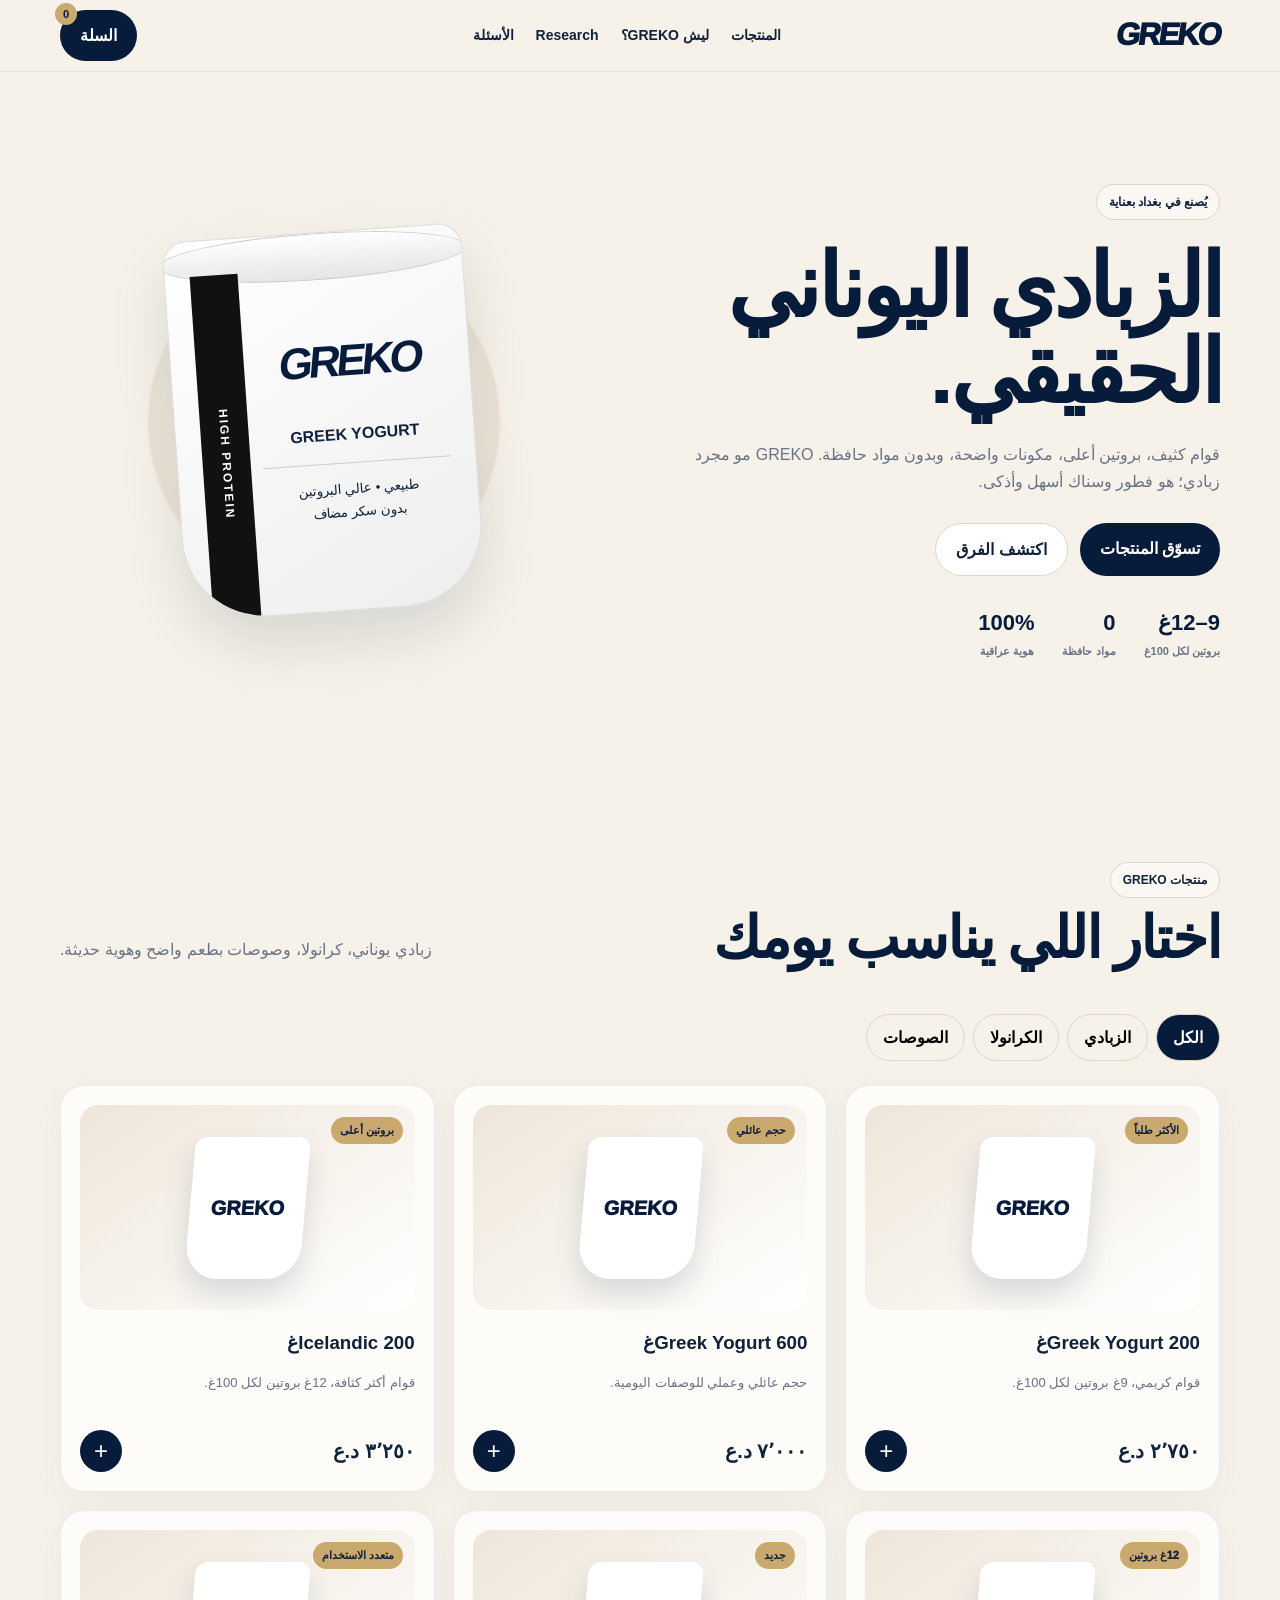
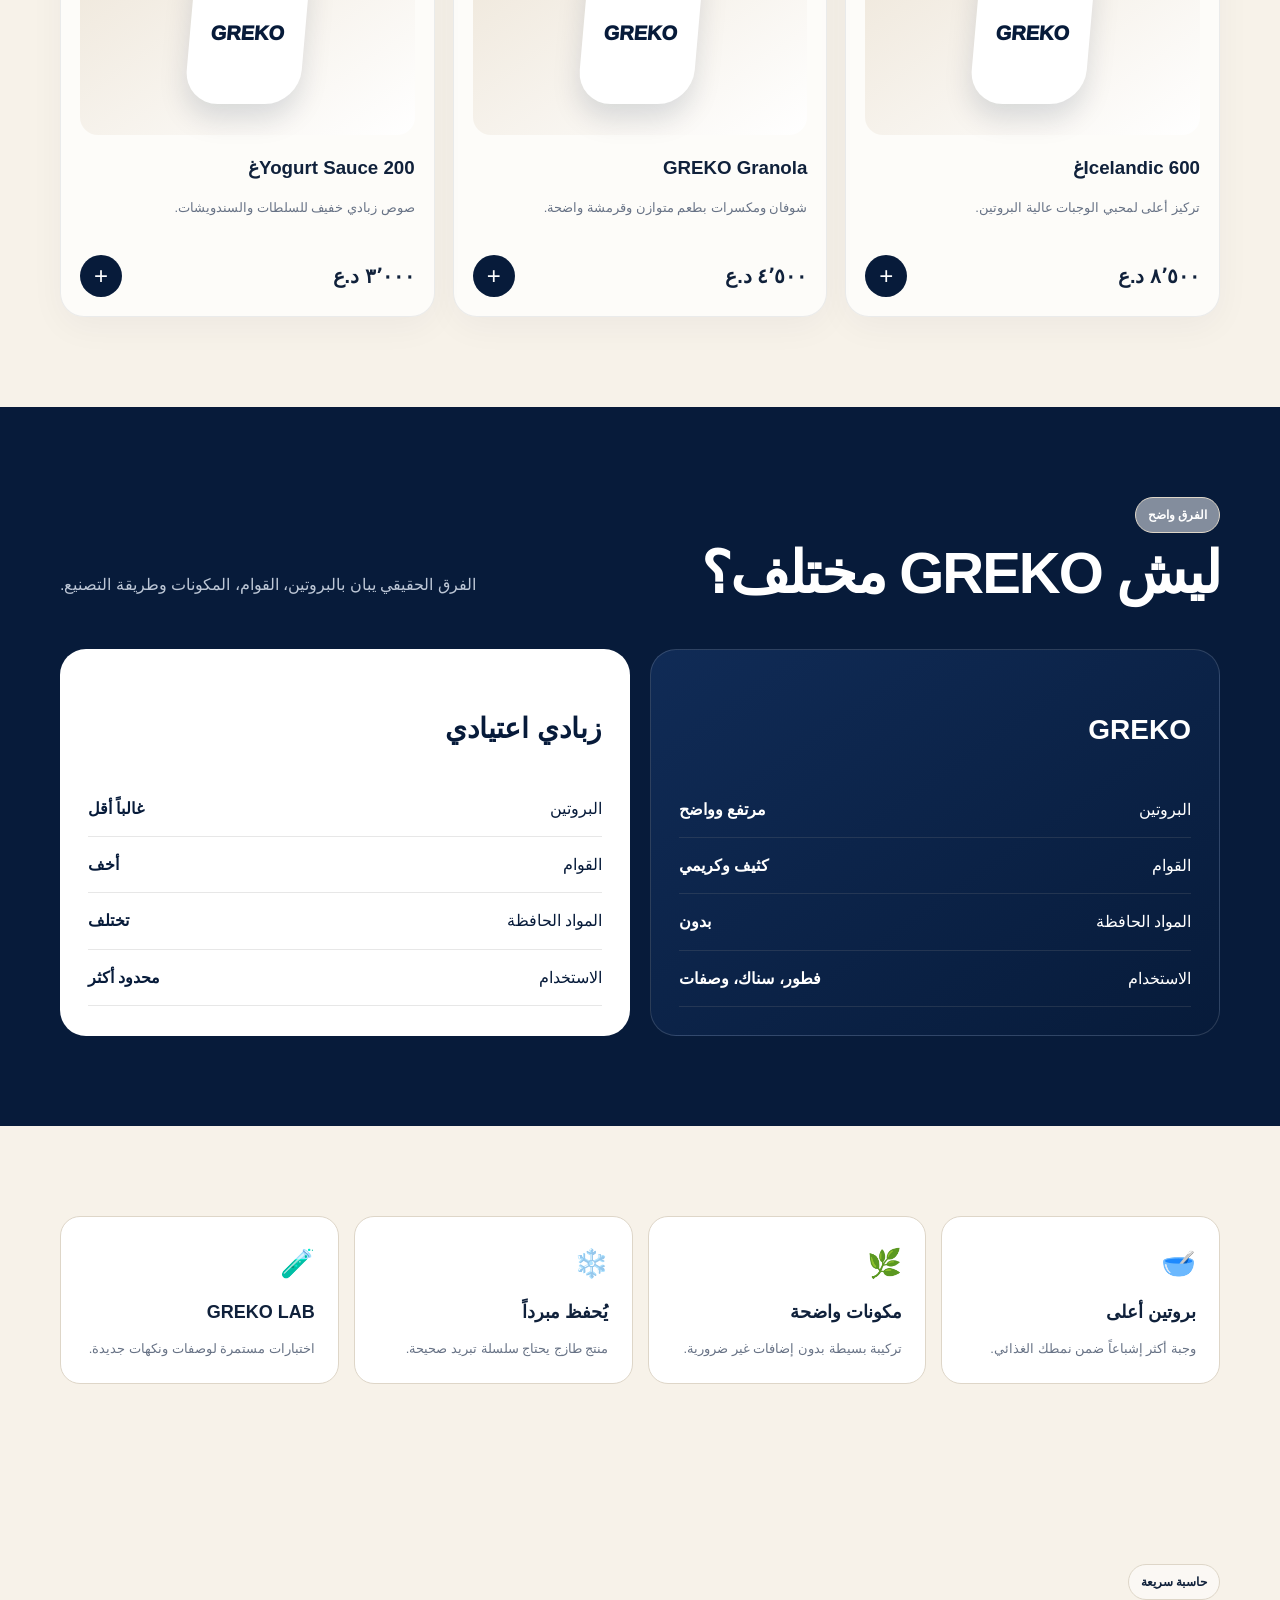
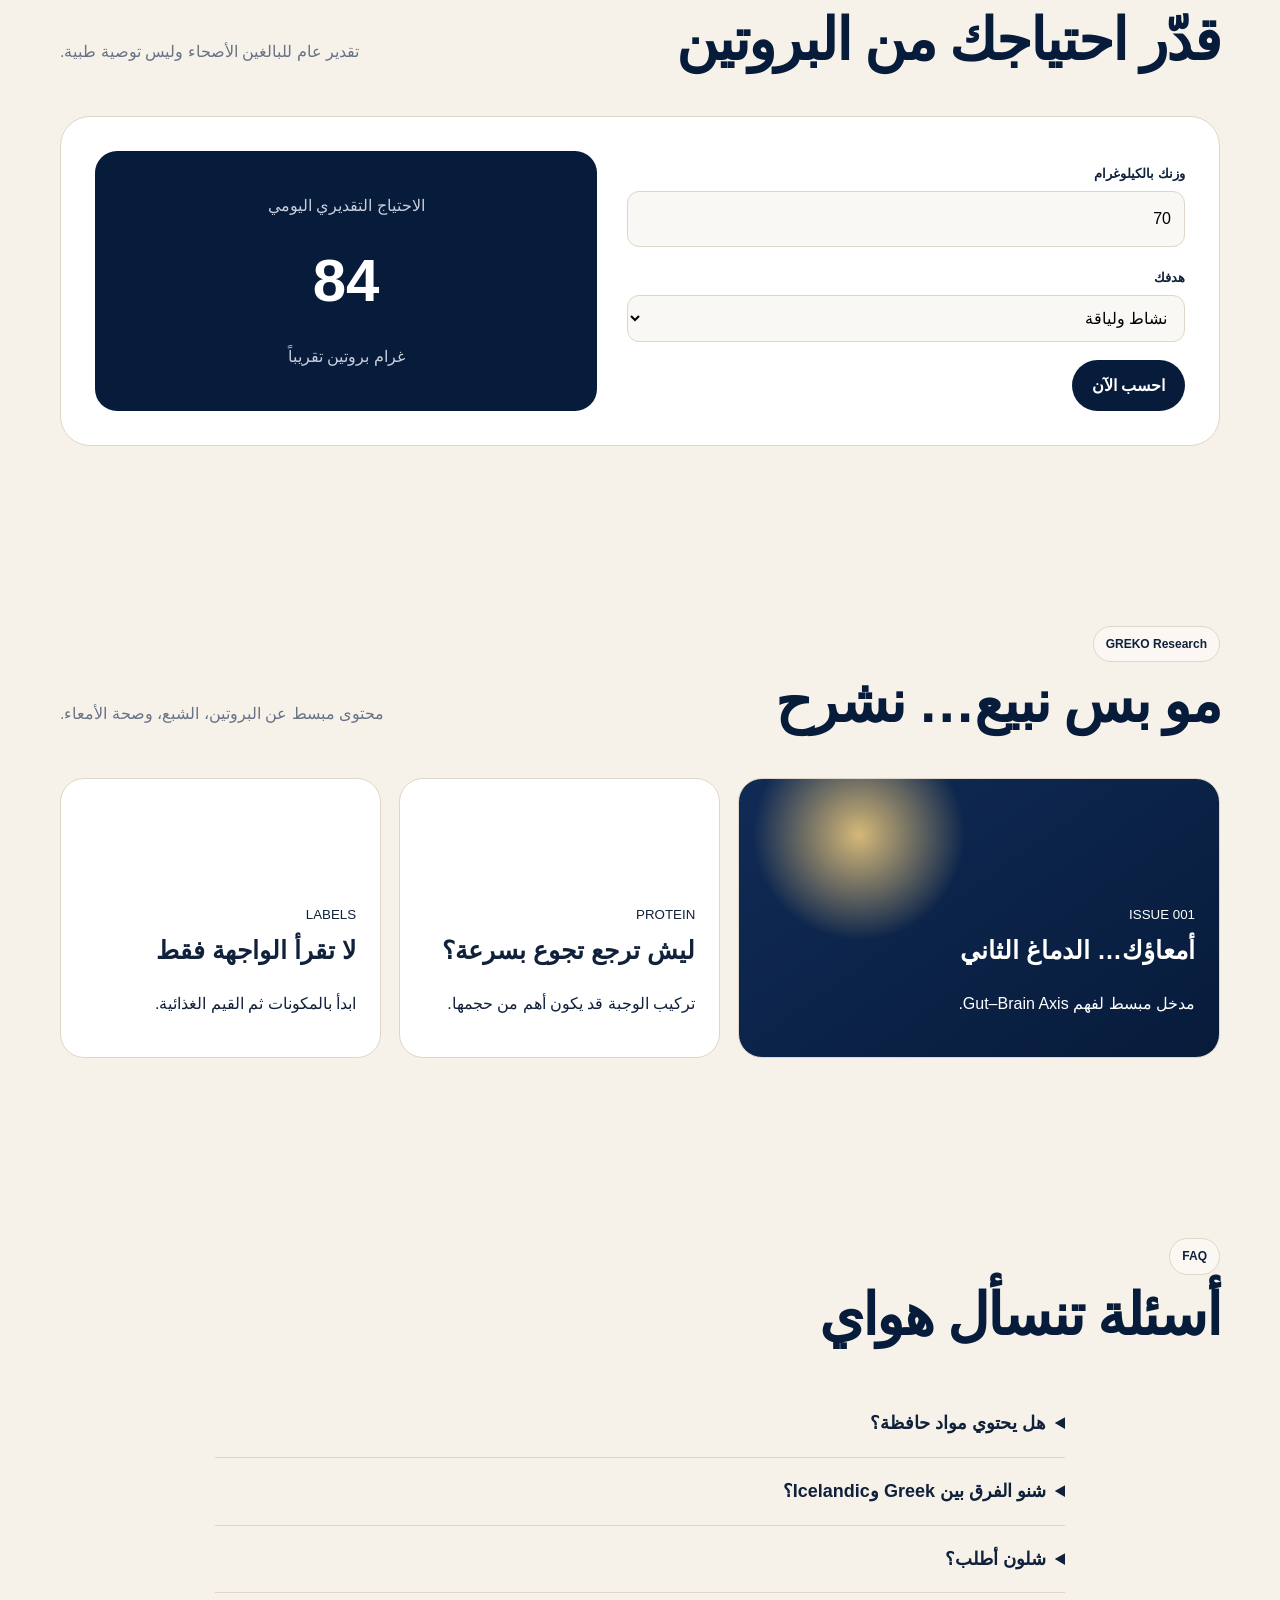
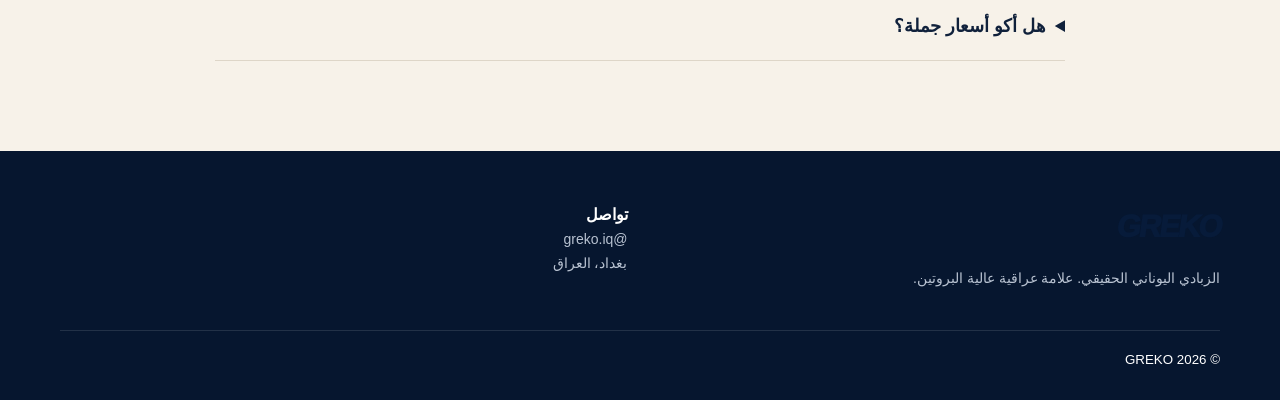
<file: index.html>
<!doctype html><html lang="ar" dir="rtl"><head><meta charset="utf-8"><meta name="viewport" content="width=device-width,initial-scale=1"><meta name="theme-color" content="#071b3a"><meta name="description" content="GREKO — الزبادي اليوناني العراقي عالي البروتين"><title>GREKO | الزبادي اليوناني الحقيقي</title><link rel="stylesheet" href="style.css"></head><body>
<nav><a class="logo" href="#top">GREKO</a><div class="links"><a href="#products">المنتجات</a><a href="#why">ليش GREKO؟</a><a href="#research">Research</a><a href="#faq">الأسئلة</a></div><button class="pill dark cartBtn" onclick="openCart()">السلة <b id="count">0</b></button></nav>
<main id="top"><section class="hero"><div><span class="eyebrow">يُصنع في بغداد بعناية</span><h1>الزبادي اليوناني<br>الحقيقي.</h1><p>قوام كثيف، بروتين أعلى، مكونات واضحة، وبدون مواد حافظة. GREKO مو مجرد زبادي؛ هو فطور وسناك أسهل وأذكى.</p><div class="cta"><a class="pill dark" href="#products">تسوّق المنتجات</a><a class="pill light" href="#why">اكتشف الفرق</a></div><div class="stats"><b>9–12غ<small>بروتين لكل 100غ</small></b><b>0<small>مواد حافظة</small></b><b>100%<small>هوية عراقية</small></b></div></div><div class="scene"><div class="halo"></div><div class="cup"><i>HIGH PROTEIN</i><strong>GREKO</strong><span>GREEK YOGURT</span><hr><small>طبيعي • عالي البروتين<br>بدون سكر مضاف</small></div></div></section>
<section id="products"><header><div><span class="eyebrow">منتجات GREKO</span><h2>اختار اللي يناسب يومك</h2></div><p>زبادي يوناني، كرانولا، وصوصات بطعم واضح وهوية حديثة.</p></header><div class="chips"><button class="active" onclick="filterP('all',this)">الكل</button><button onclick="filterP('yogurt',this)">الزبادي</button><button onclick="filterP('granola',this)">الكرانولا</button><button onclick="filterP('sauce',this)">الصوصات</button></div><div class="grid" id="grid"></div></section>
<section class="navy" id="why"><header><div><span class="eyebrow">الفرق واضح</span><h2>ليش GREKO مختلف؟</h2></div><p>الفرق الحقيقي يبان بالبروتين، القوام، المكونات وطريقة التصنيع.</p></header><div class="compare"><article class="greko"><h3>GREKO</h3><div><span>البروتين</span><b>مرتفع وواضح</b></div><div><span>القوام</span><b>كثيف وكريمي</b></div><div><span>المواد الحافظة</span><b>بدون</b></div><div><span>الاستخدام</span><b>فطور، سناك، وصفات</b></div></article><article><h3>زبادي اعتيادي</h3><div><span>البروتين</span><b>غالباً أقل</b></div><div><span>القوام</span><b>أخف</b></div><div><span>المواد الحافظة</span><b>تختلف</b></div><div><span>الاستخدام</span><b>محدود أكثر</b></div></article></div></section>
<section><div class="features"><article>🥣<h3>بروتين أعلى</h3><p>وجبة أكثر إشباعاً ضمن نمطك الغذائي.</p></article><article>🌿<h3>مكونات واضحة</h3><p>تركيبة بسيطة بدون إضافات غير ضرورية.</p></article><article>❄️<h3>يُحفظ مبرداً</h3><p>منتج طازج يحتاج سلسلة تبريد صحيحة.</p></article><article>🧪<h3>GREKO LAB</h3><p>اختبارات مستمرة لوصفات ونكهات جديدة.</p></article></div></section>
<section><header><div><span class="eyebrow">حاسبة سريعة</span><h2>قدّر احتياجك من البروتين</h2></div><p>تقدير عام للبالغين الأصحاء وليس توصية طبية.</p></header><div class="calc"><div><label>وزنك بالكيلوغرام</label><input id="weight" type="number" value="70"><label>هدفك</label><select id="goal"><option value=".8">احتياج أساسي</option><option value="1.2" selected>نشاط ولياقة</option><option value="1.6">بناء عضل</option></select><button class="pill dark" onclick="calc()">احسب الآن</button></div><div class="result"><span>الاحتياج التقديري اليومي</span><strong id="protein">84</strong><span>غرام بروتين تقريباً</span></div></div></section>
<section id="research"><header><div><span class="eyebrow">GREKO Research</span><h2>مو بس نبيع… نشرح</h2></div><p>محتوى مبسط عن البروتين، الشبع، وصحة الأمعاء.</p></header><div class="articles"><article><small>ISSUE 001</small><h3>أمعاؤك… الدماغ الثاني</h3><p>مدخل مبسط لفهم Gut–Brain Axis.</p></article><article><small>PROTEIN</small><h3>ليش ترجع تجوع بسرعة؟</h3><p>تركيب الوجبة قد يكون أهم من حجمها.</p></article><article><small>LABELS</small><h3>لا تقرأ الواجهة فقط</h3><p>ابدأ بالمكونات ثم القيم الغذائية.</p></article></div></section>
<section id="faq"><header><div><span class="eyebrow">FAQ</span><h2>أسئلة تنسأل هواي</h2></div></header><div class="faq"><details><summary>هل يحتوي مواد حافظة؟</summary><p>الزبادي الأساسي بدون مواد حافظة مضافة، لذلك التبريد مهم.</p></details><details><summary>شنو الفرق بين Greek وIcelandic؟</summary><p>Icelandic أعلى بالبروتين وأكثر كثافة حسب تركيبة المنتج.</p></details><details><summary>شلون أطلب؟</summary><p>أضف المنتجات للسلة ثم انسخ الطلب وأرسله إلى حساب GREKO.</p></details><details><summary>هل أكو أسعار جملة؟</summary><p>نعم، تتوفر عروض للكميات ونقاط البيع.</p></details></div></section></main>
<footer><div><a class="logo">GREKO</a><p>الزبادي اليوناني الحقيقي. علامة عراقية عالية البروتين.</p></div><div><b>تواصل</b><a href="https://www.instagram.com/greko.iq/" target="_blank">@greko.iq</a><span>بغداد، العراق</span></div><small>© 2026 GREKO</small></footer>
<div class="drawer" id="drawer"><div class="shade" onclick="closeCart()"></div><aside><header><h2>سلة الطلب</h2><button onclick="closeCart()">×</button></header><div id="items" class="items"></div><div class="total"><span>المجموع</span><b id="total">0 د.ع</b></div><button class="pill dark" onclick="copyOrder()">انسخ الطلب وافتح Instagram</button></aside></div><div class="toast" id="toast"></div><script src="app.js"></script></body></html>
</file>
<file: style.css>
:root{--n:#071b3a;--c:#f7f2e9;--g:#c9a96e;--m:#687386;--l:#ded6c8}*{box-sizing:border-box}html{scroll-behavior:smooth}body{margin:0;background:var(--c);color:#10213b;font:16px/1.7 -apple-system,BlinkMacSystemFont,"Segoe UI",Tahoma,Arial,sans-serif}a{text-decoration:none;color:inherit}button,input,select{font:inherit}nav,main>section,footer{padding-inline:max(20px,calc((100vw - 1160px)/2))}nav{height:72px;display:flex;align-items:center;justify-content:space-between;gap:20px;position:sticky;top:0;z-index:40;background:#f7f2e9e8;backdrop-filter:blur(14px);border-bottom:1px solid #071b3a12}.logo{font-size:31px;font-weight:950;letter-spacing:-2px;color:var(--n);transform:skew(-8deg)}.links{display:flex;gap:22px;font-size:14px;font-weight:800}.pill{display:inline-block;border:0;border-radius:999px;padding:12px 20px;font-weight:900;cursor:pointer}.dark{background:var(--n);color:#fff}.light{background:#fff;border:1px solid var(--l)}.cartBtn{position:relative}.cartBtn b{position:absolute;top:-7px;left:-5px;width:22px;height:22px;border-radius:50%;display:grid;place-items:center;background:var(--g);color:var(--n);font-size:11px}.hero{min-height:680px;display:grid;grid-template-columns:1.05fr .95fr;align-items:center;gap:50px}.eyebrow{display:inline-block;border:1px solid var(--l);background:#ffffff80;padding:7px 12px;border-radius:999px;font-size:12px;font-weight:900}h1{font-size:clamp(48px,7vw,88px);line-height:.98;letter-spacing:-4px;margin:24px 0;color:var(--n)}h2{font-size:clamp(34px,5vw,58px);line-height:1.05;letter-spacing:-2px;margin:10px 0;color:var(--n)}.hero>div>p,section>header>p{color:var(--m);max-width:560px}.cta,.stats{display:flex;gap:12px;flex-wrap:wrap;margin-top:28px}.stats{gap:28px}.stats b{font-size:22px;color:var(--n)}.stats small{display:block;font-size:11px;color:var(--m);font-weight:600}.scene{min-height:520px;display:grid;place-items:center;position:relative}.halo{position:absolute;width:440px;height:440px;border-radius:50%;background:radial-gradient(circle,#fff 0,#ede4d5 56%,transparent 57%)}.cup{width:300px;height:380px;background:linear-gradient(150deg,#fff,#eee);border:1px solid #ddd;border-radius:24px 24px 82px 82px;box-shadow:0 28px 60px #071b3a22;position:relative;overflow:hidden;display:flex;flex-direction:column;align-items:center;padding:92px 25px 20px 85px;transform:rotate(-4deg)}.cup:before{content:"";position:absolute;top:0;right:-5px;left:-5px;height:45px;border-radius:50%;background:linear-gradient(#fff,#e5e5e5);border:1px solid #ccc}.cup i{position:absolute;top:35px;bottom:0;left:25px;width:48px;background:#111;color:#fff;writing-mode:vertical-rl;text-align:center;padding-top:35px;font:900 12px/48px Arial;letter-spacing:2px}.cup strong{font-size:44px;color:var(--n);letter-spacing:-4px;transform:skew(-9deg)}.cup span{font-weight:900;margin-top:22px}.cup hr{width:100%;border:0;border-top:1px solid #ccc;margin:15px 0}.cup small{text-align:center}main>section{padding-top:90px;padding-bottom:90px}section>header{display:flex;align-items:end;justify-content:space-between;gap:25px;margin-bottom:35px}.chips{display:flex;gap:8px;flex-wrap:wrap;margin-bottom:24px}.chips button{border:1px solid var(--l);background:transparent;border-radius:999px;padding:9px 16px;font-weight:800}.chips .active{background:var(--n);color:#fff}.grid{display:grid;grid-template-columns:repeat(3,1fr);gap:18px}.card{background:#ffffffbb;border:1px solid #071b3a13;border-radius:24px;padding:19px;box-shadow:0 10px 35px #071b3a0b}.art{height:205px;border-radius:18px;background:linear-gradient(145deg,#eee6d9,#fff);display:grid;place-items:center;position:relative}.mini{width:115px;height:142px;background:#fff;border-radius:12px 12px 34px 34px;box-shadow:0 15px 28px #071b3a22;display:grid;place-items:center;font-size:20px;font-weight:950;color:var(--n);transform:skew(-5deg)}.tag{position:absolute;top:12px;right:12px;background:var(--g);padding:4px 9px;border-radius:999px;font-size:11px;font-weight:950}.card h3{margin:17px 0 4px}.card p{color:var(--m);font-size:13px;min-height:45px}.price{display:flex;align-items:center;justify-content:space-between}.price b{font-size:20px}.price button{width:42px;height:42px;border:0;border-radius:50%;background:var(--n);color:#fff;font-size:24px}.navy{background:var(--n);color:#fff}.navy h2{color:#fff}.navy header p{color:#bdc7d6}.compare{display:grid;grid-template-columns:1fr 1fr;gap:20px}.compare article{background:#fff;color:var(--n);padding:28px;border-radius:26px}.compare .greko{background:linear-gradient(145deg,#102b56,#071b3a);color:#fff;border:1px solid #ffffff25}.compare h3{font-size:28px}.compare article div{display:flex;justify-content:space-between;gap:20px;padding:14px 0;border-bottom:1px solid #8883}.features{display:grid;grid-template-columns:repeat(4,1fr);gap:15px}.features article{background:#fff;border:1px solid var(--l);border-radius:20px;padding:23px;font-size:28px}.features h3{font-size:18px;margin:10px 0}.features p{font-size:13px;color:var(--m);margin:0}.calc{display:grid;grid-template-columns:1fr .9fr;gap:30px;background:#fff;border:1px solid var(--l);border-radius:30px;padding:34px}.calc label{display:block;font-size:13px;font-weight:900;margin:12px 0 6px}.calc input,.calc select{width:100%;padding:13px;border:1px solid var(--l);border-radius:12px;background:#faf8f4;margin-bottom:8px}.calc button{margin-top:10px}.result{background:var(--n);color:#fff;border-radius:22px;display:grid;place-items:center;text-align:center;padding:25px}.result strong{display:block;font-size:60px;line-height:1}.result span{color:#c6cedb}.articles{display:grid;grid-template-columns:1.2fr .8fr .8fr;gap:18px}.articles article{min-height:280px;background:#fff;border:1px solid var(--l);border-radius:24px;padding:24px;display:flex;flex-direction:column;justify-content:flex-end}.articles article:first-child{background:radial-gradient(circle at 25% 20%,#d5b877,transparent 25%),linear-gradient(145deg,#102b56,#071b3a);color:#fff}.articles h3{font-size:25px;line-height:1.25;margin:8px 0}.faq{max-width:850px;margin:auto}.faq details{border-bottom:1px solid var(--l);padding:18px 0}.faq summary{font-weight:900;font-size:18px}.faq p{color:var(--m)}footer{background:#06162f;color:#fff;padding-top:50px;padding-bottom:28px;display:grid;grid-template-columns:1fr 1fr;gap:25px}footer p,footer a,footer span{display:block;color:#b8c2d1;font-size:14px}footer small{grid-column:1/-1;border-top:1px solid #ffffff1d;padding-top:18px}.drawer{position:fixed;inset:0;z-index:80;pointer-events:none}.shade{position:absolute;inset:0;background:#020c1d99;opacity:0}.drawer aside{position:absolute;top:0;bottom:0;left:0;width:min(440px,94vw);background:#fff;transform:translateX(-105%);transition:.3s;padding:24px;display:flex;flex-direction:column}.drawer.open{pointer-events:auto}.drawer.open .shade{opacity:1}.drawer.open aside{transform:none}.drawer aside header{display:flex;justify-content:space-between}.drawer aside header button{border:0;border-radius:50%;width:38px;height:38px;font-size:22px}.items{flex:1;overflow:auto}.item{display:flex;justify-content:space-between;border-bottom:1px solid #eee;padding:14px 0}.qty button{border:1px solid #ddd;background:#fff;border-radius:50%;width:28px;height:28px}.total{display:flex;justify-content:space-between;font-size:20px;margin:15px 0}.toast{position:fixed;bottom:25px;right:25px;background:var(--n);color:#fff;padding:12px 18px;border-radius:999px;opacity:0;transform:translateY(15px);transition:.25s;z-index:100}.toast.show{opacity:1;transform:none}@media(max-width:900px){.links{display:none}.hero{grid-template-columns:1fr;padding-top:35px}.scene{order:-1;min-height:420px}.grid{grid-template-columns:repeat(2,1fr)}.features{grid-template-columns:repeat(2,1fr)}.articles{grid-template-columns:1fr 1fr}.articles article:first-child{grid-column:1/-1}.calc{grid-template-columns:1fr}}@media(max-width:580px){nav{height:64px}.logo{font-size:26px}.hero{min-height:auto}.scene{min-height:340px}.halo{width:290px;height:290px}.cup{width:195px;height:255px;padding:62px 15px 10px 57px}.cup:before{height:34px}.cup i{top:27px;left:17px;width:32px;font-size:8px;line-height:32px}.cup strong{font-size:29px}.cup span{font-size:11px;margin-top:15px}.cup small{font-size:8px}h1{font-size:49px;letter-spacing:-3px}main>section{padding-top:65px;padding-bottom:65px}section>header{align-items:start;flex-direction:column}.grid,.compare,.features,.articles,footer{grid-template-columns:1fr}.articles article:first-child{grid-column:auto}.calc{padding:20px}}
</file>
